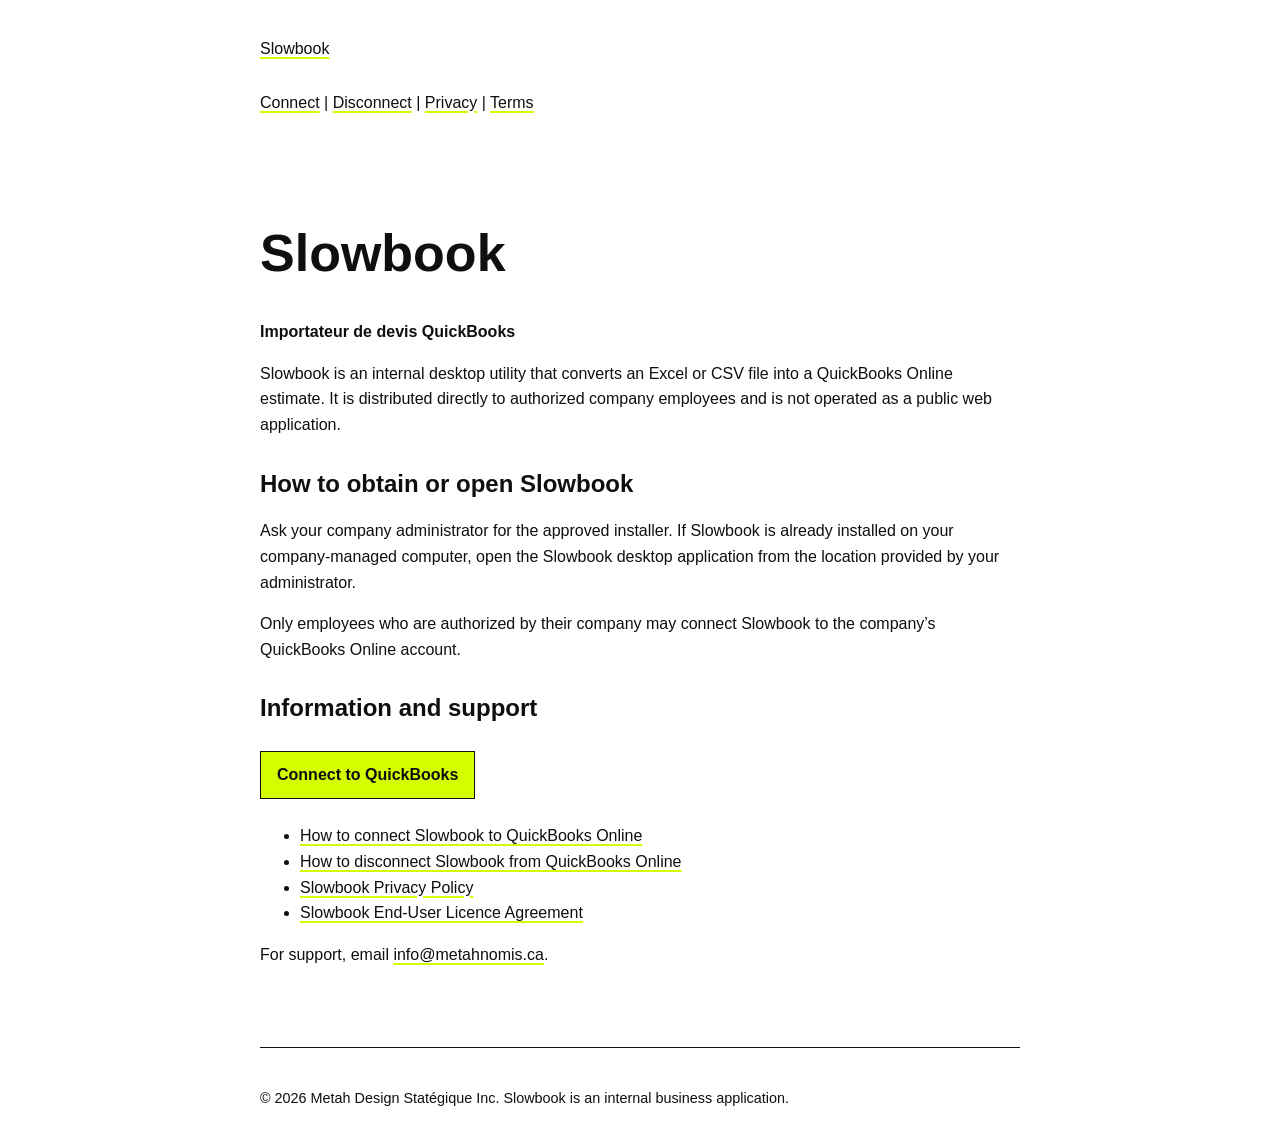
<file: index.html>
<!doctype html>
<html lang="en">
<head>
  <meta charset="utf-8">
  <meta name="viewport" content="width=device-width, initial-scale=1">
  <meta name="description" content="Slowbook is an internal desktop utility that imports Excel or CSV data into QuickBooks Online estimates.">
  <meta name="robots" content="index, follow">
  <title>Slowbook — QuickBooks Estimate Importer</title>
  <link rel="stylesheet" href="styles.css">
</head>
<body>
  <header>
    <p><a href="./" aria-current="page">Slowbook</a></p>
    <nav aria-label="Primary navigation">
      <a href="connect/">Connect</a> |
      <a href="disconnect/">Disconnect</a> |
      <a href="privacy/">Privacy</a> |
      <a href="terms/">Terms</a>
    </nav>
  </header>
  <main>
    <h1>Slowbook</h1>
    <p><strong>Importateur de devis QuickBooks</strong></p>
    <p>Slowbook is an internal desktop utility that converts an Excel or CSV file into a QuickBooks Online estimate. It is distributed directly to authorized company employees and is not operated as a public web application.</p>
    <h2>How to obtain or open Slowbook</h2>
    <p>Ask your company administrator for the approved installer. If Slowbook is already installed on your company-managed computer, open the Slowbook desktop application from the location provided by your administrator.</p>
    <p>Only employees who are authorized by their company may connect Slowbook to the company’s QuickBooks Online account.</p>
    <h2>Information and support</h2>
    <p><a class="button" href="connect/">Connect to QuickBooks</a></p>
    <ul>
      <li><a href="connect/">How to connect Slowbook to QuickBooks Online</a></li>
      <li><a href="disconnect/">How to disconnect Slowbook from QuickBooks Online</a></li>
      <li><a href="privacy/">Slowbook Privacy Policy</a></li>
      <li><a href="terms/">Slowbook End-User Licence Agreement</a></li>
    </ul>
    <p>For support, email <a href="mailto:info@metahnomis.ca">info@metahnomis.ca</a>.</p>
  </main>
  <footer>
    <p>© 2026 Metah Design Statégique Inc. Slowbook is an internal business application.</p>
  </footer>
</body>
</html>
</file>
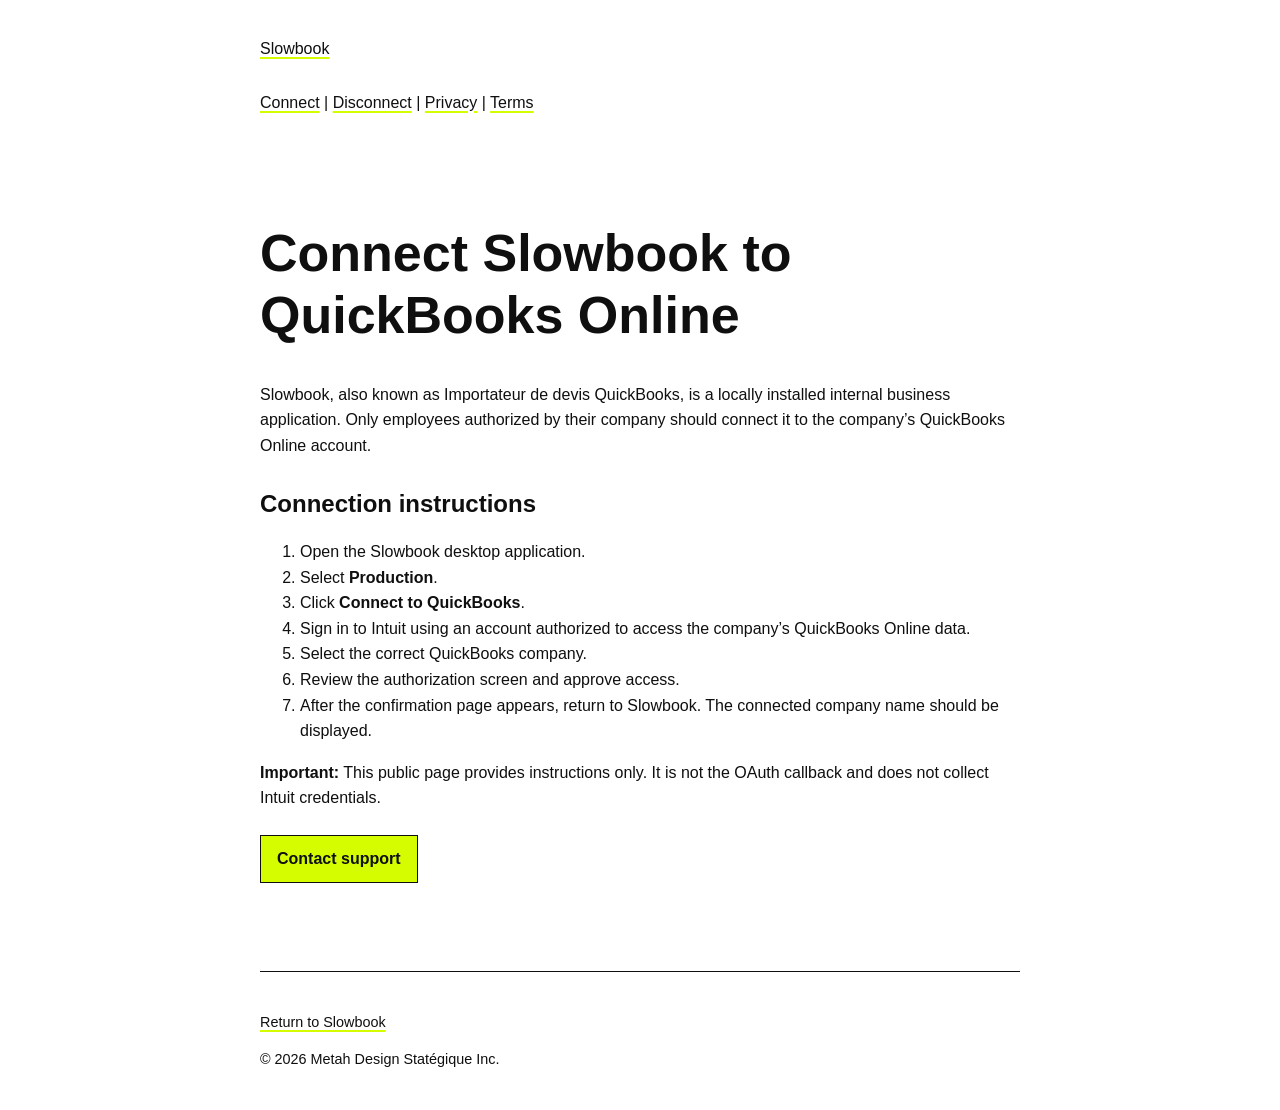
<file: connect/index.html>
<!doctype html>
<html lang="en">
<head>
  <meta charset="utf-8">
  <meta name="viewport" content="width=device-width, initial-scale=1">
  <meta name="description" content="Instructions for connecting Slowbook to QuickBooks Online.">
  <meta name="robots" content="index, follow">
  <title>Connect Slowbook to QuickBooks Online</title>
  <link rel="stylesheet" href="../styles.css">
</head>
<body>
  <header>
    <p><a href="../">Slowbook</a></p>
    <nav aria-label="Primary navigation">
      <a href="./" aria-current="page">Connect</a> |
      <a href="../disconnect/">Disconnect</a> |
      <a href="../privacy/">Privacy</a> |
      <a href="../terms/">Terms</a>
    </nav>
  </header>
  <main>
    <h1>Connect Slowbook to QuickBooks Online</h1>
    <p>Slowbook, also known as Importateur de devis QuickBooks, is a locally installed internal business application. Only employees authorized by their company should connect it to the company’s QuickBooks Online account.</p>
    <h2>Connection instructions</h2>
    <ol>
      <li>Open the Slowbook desktop application.</li>
      <li>Select <strong>Production</strong>.</li>
      <li>Click <strong>Connect to QuickBooks</strong>.</li>
      <li>Sign in to Intuit using an account authorized to access the company’s QuickBooks Online data.</li>
      <li>Select the correct QuickBooks company.</li>
      <li>Review the authorization screen and approve access.</li>
      <li>After the confirmation page appears, return to Slowbook. The connected company name should be displayed.</li>
    </ol>
    <p><strong>Important:</strong> This public page provides instructions only. It is not the OAuth callback and does not collect Intuit credentials.</p>
    <p><a class="button" href="mailto:info@metahnomis.ca">Contact support</a></p>
  </main>
  <footer>
    <p><a href="../">Return to Slowbook</a></p>
    <p>© 2026 Metah Design Statégique Inc.</p>
  </footer>
</body>
</html>
</file>
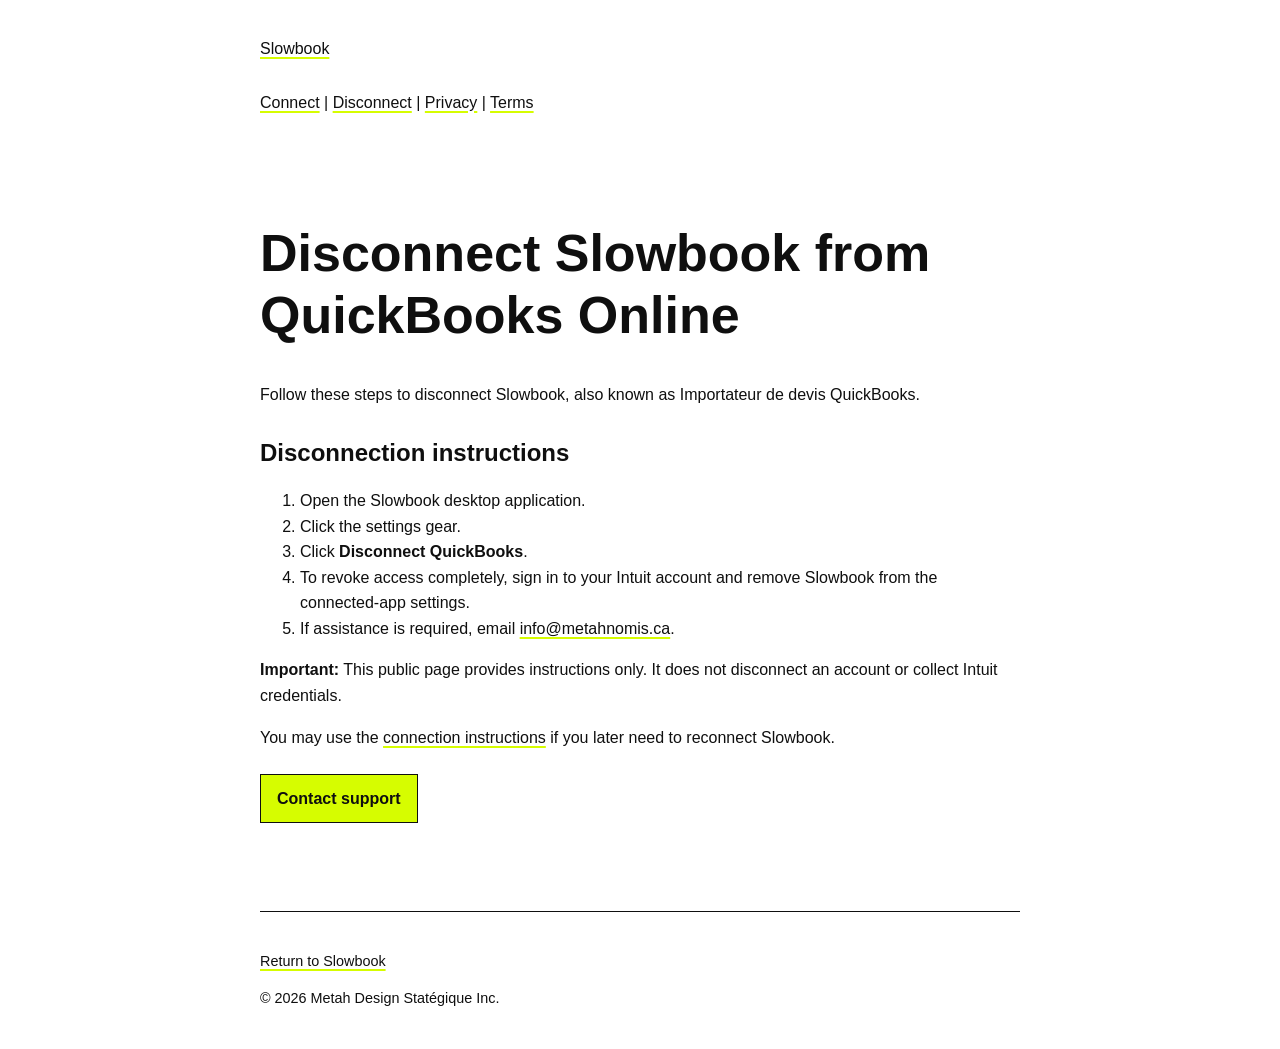
<file: disconnect/index.html>
<!doctype html>
<html lang="en">
<head>
  <meta charset="utf-8">
  <meta name="viewport" content="width=device-width, initial-scale=1">
  <meta name="description" content="Instructions for disconnecting Slowbook from QuickBooks Online.">
  <meta name="robots" content="index, follow">
  <title>Disconnect Slowbook from QuickBooks Online</title>
  <link rel="stylesheet" href="../styles.css">
</head>
<body>
  <header>
    <p><a href="../">Slowbook</a></p>
    <nav aria-label="Primary navigation">
      <a href="../connect/">Connect</a> |
      <a href="./" aria-current="page">Disconnect</a> |
      <a href="../privacy/">Privacy</a> |
      <a href="../terms/">Terms</a>
    </nav>
  </header>
  <main>
    <h1>Disconnect Slowbook from QuickBooks Online</h1>
    <p>Follow these steps to disconnect Slowbook, also known as Importateur de devis QuickBooks.</p>
    <h2>Disconnection instructions</h2>
    <ol>
      <li>Open the Slowbook desktop application.</li>
      <li>Click the settings gear.</li>
      <li>Click <strong>Disconnect QuickBooks</strong>.</li>
      <li>To revoke access completely, sign in to your Intuit account and remove Slowbook from the connected-app settings.</li>
      <li>If assistance is required, email <a href="mailto:info@metahnomis.ca">info@metahnomis.ca</a>.</li>
    </ol>
    <p><strong>Important:</strong> This public page provides instructions only. It does not disconnect an account or collect Intuit credentials.</p>
    <p>You may use the <a href="../connect/">connection instructions</a> if you later need to reconnect Slowbook.</p>
    <p><a class="button" href="mailto:info@metahnomis.ca">Contact support</a></p>
  </main>
  <footer>
    <p><a href="../">Return to Slowbook</a></p>
    <p>© 2026 Metah Design Statégique Inc.</p>
  </footer>
</body>
</html>
</file>
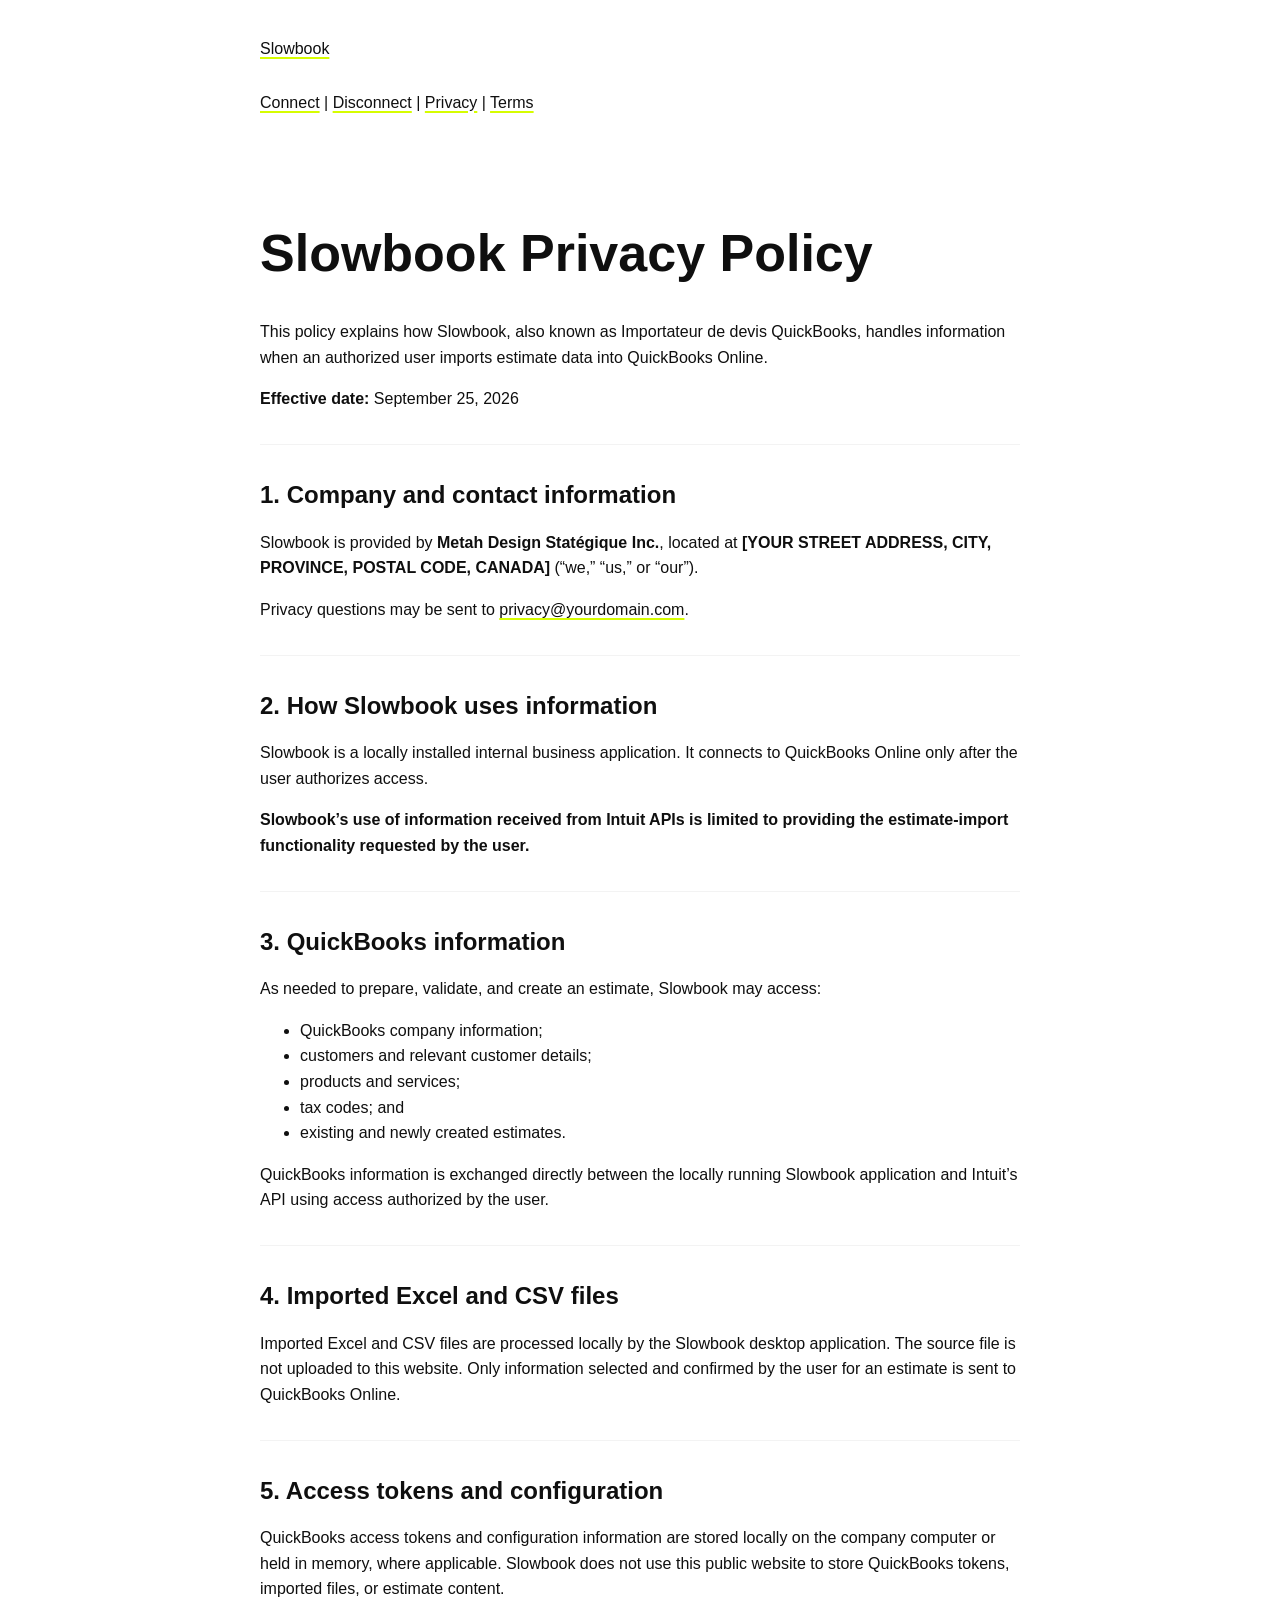
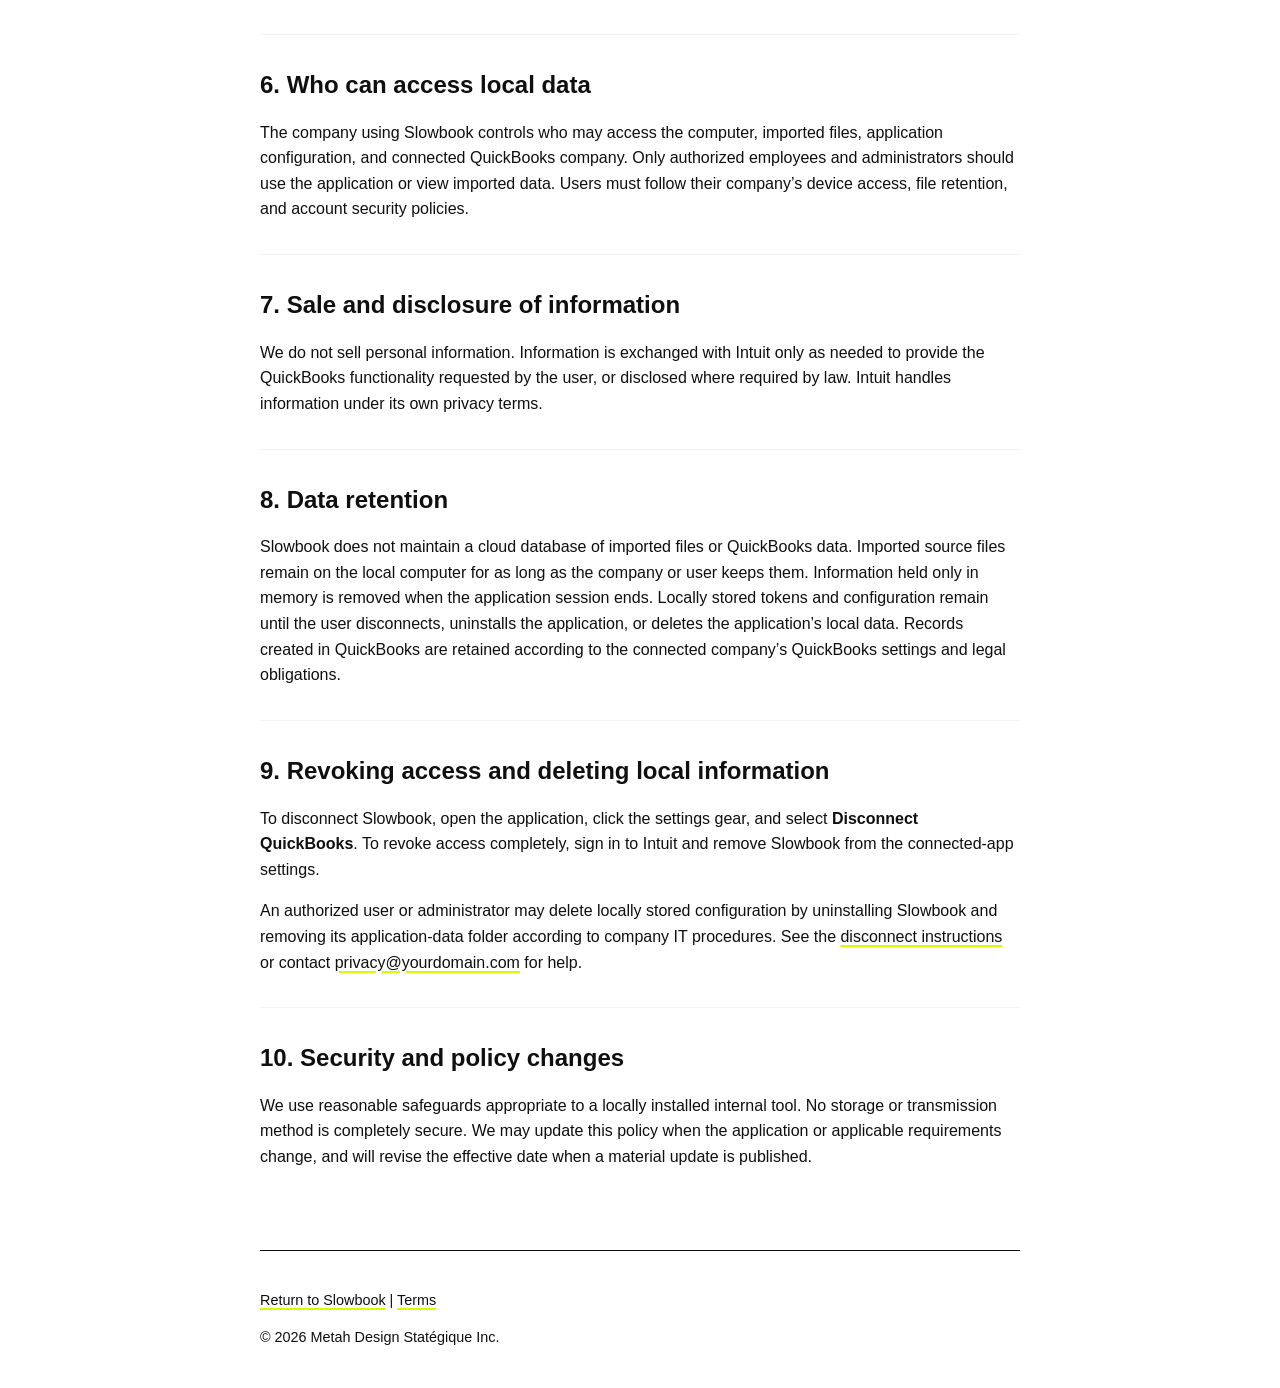
<file: privacy/index.html>
<!doctype html>
<html lang="en">
<head>
  <meta charset="utf-8">
  <meta name="viewport" content="width=device-width, initial-scale=1">
  <meta name="description" content="Privacy policy for Slowbook, the locally installed QuickBooks estimate importer.">
  <meta name="robots" content="index, follow">
  <title>Slowbook Privacy Policy</title>
  <link rel="stylesheet" href="../styles.css">
</head>
<body>
  <header>
    <p><a href="../">Slowbook</a></p>
    <nav aria-label="Primary navigation">
      <a href="../connect/">Connect</a> |
      <a href="../disconnect/">Disconnect</a> |
      <a href="./" aria-current="page">Privacy</a> |
      <a href="../terms/">Terms</a>
    </nav>
  </header>
  <main>
    <h1>Slowbook Privacy Policy</h1>
    <p>This policy explains how Slowbook, also known as Importateur de devis QuickBooks, handles information when an authorized user imports estimate data into QuickBooks Online.</p>
    <p><strong>Effective date:</strong> September 25, 2026</p>

    <section>
      <h2>1. Company and contact information</h2>
      <p>Slowbook is provided by <strong>Metah Design Statégique Inc.</strong>, located at <strong>[YOUR STREET ADDRESS, CITY, PROVINCE, POSTAL CODE, CANADA]</strong> (“we,” “us,” or “our”).</p>
      <p>Privacy questions may be sent to <a href="mailto:privacy@yourdomain.com">privacy@yourdomain.com</a>.</p>
    </section>
    <section>
      <h2>2. How Slowbook uses information</h2>
      <p>Slowbook is a locally installed internal business application. It connects to QuickBooks Online only after the user authorizes access.</p>
      <p><strong>Slowbook’s use of information received from Intuit APIs is limited to providing the estimate-import functionality requested by the user.</strong></p>
    </section>
    <section>
      <h2>3. QuickBooks information</h2>
      <p>As needed to prepare, validate, and create an estimate, Slowbook may access:</p>
      <ul>
        <li>QuickBooks company information;</li>
        <li>customers and relevant customer details;</li>
        <li>products and services;</li>
        <li>tax codes; and</li>
        <li>existing and newly created estimates.</li>
      </ul>
      <p>QuickBooks information is exchanged directly between the locally running Slowbook application and Intuit’s API using access authorized by the user.</p>
    </section>
    <section>
      <h2>4. Imported Excel and CSV files</h2>
      <p>Imported Excel and CSV files are processed locally by the Slowbook desktop application. The source file is not uploaded to this website. Only information selected and confirmed by the user for an estimate is sent to QuickBooks Online.</p>
    </section>
    <section>
      <h2>5. Access tokens and configuration</h2>
      <p>QuickBooks access tokens and configuration information are stored locally on the company computer or held in memory, where applicable. Slowbook does not use this public website to store QuickBooks tokens, imported files, or estimate content.</p>
    </section>
    <section>
      <h2>6. Who can access local data</h2>
      <p>The company using Slowbook controls who may access the computer, imported files, application configuration, and connected QuickBooks company. Only authorized employees and administrators should use the application or view imported data. Users must follow their company’s device access, file retention, and account security policies.</p>
    </section>
    <section>
      <h2>7. Sale and disclosure of information</h2>
      <p>We do not sell personal information. Information is exchanged with Intuit only as needed to provide the QuickBooks functionality requested by the user, or disclosed where required by law. Intuit handles information under its own privacy terms.</p>
    </section>
    <section>
      <h2>8. Data retention</h2>
      <p>Slowbook does not maintain a cloud database of imported files or QuickBooks data. Imported source files remain on the local computer for as long as the company or user keeps them. Information held only in memory is removed when the application session ends. Locally stored tokens and configuration remain until the user disconnects, uninstalls the application, or deletes the application’s local data. Records created in QuickBooks are retained according to the connected company’s QuickBooks settings and legal obligations.</p>
    </section>
    <section>
      <h2>9. Revoking access and deleting local information</h2>
      <p>To disconnect Slowbook, open the application, click the settings gear, and select <strong>Disconnect QuickBooks</strong>. To revoke access completely, sign in to Intuit and remove Slowbook from the connected-app settings.</p>
      <p>An authorized user or administrator may delete locally stored configuration by uninstalling Slowbook and removing its application-data folder according to company IT procedures. See the <a href="../disconnect/">disconnect instructions</a> or contact <a href="mailto:privacy@yourdomain.com">privacy@yourdomain.com</a> for help.</p>
    </section>
    <section>
      <h2>10. Security and policy changes</h2>
      <p>We use reasonable safeguards appropriate to a locally installed internal tool. No storage or transmission method is completely secure. We may update this policy when the application or applicable requirements change, and will revise the effective date when a material update is published.</p>
    </section>
  </main>
  <footer>
    <p><a href="../">Return to Slowbook</a> | <a href="../terms/">Terms</a></p>
    <p>© 2026 Metah Design Statégique Inc.</p>
  </footer>
</body>
</html>
</file>
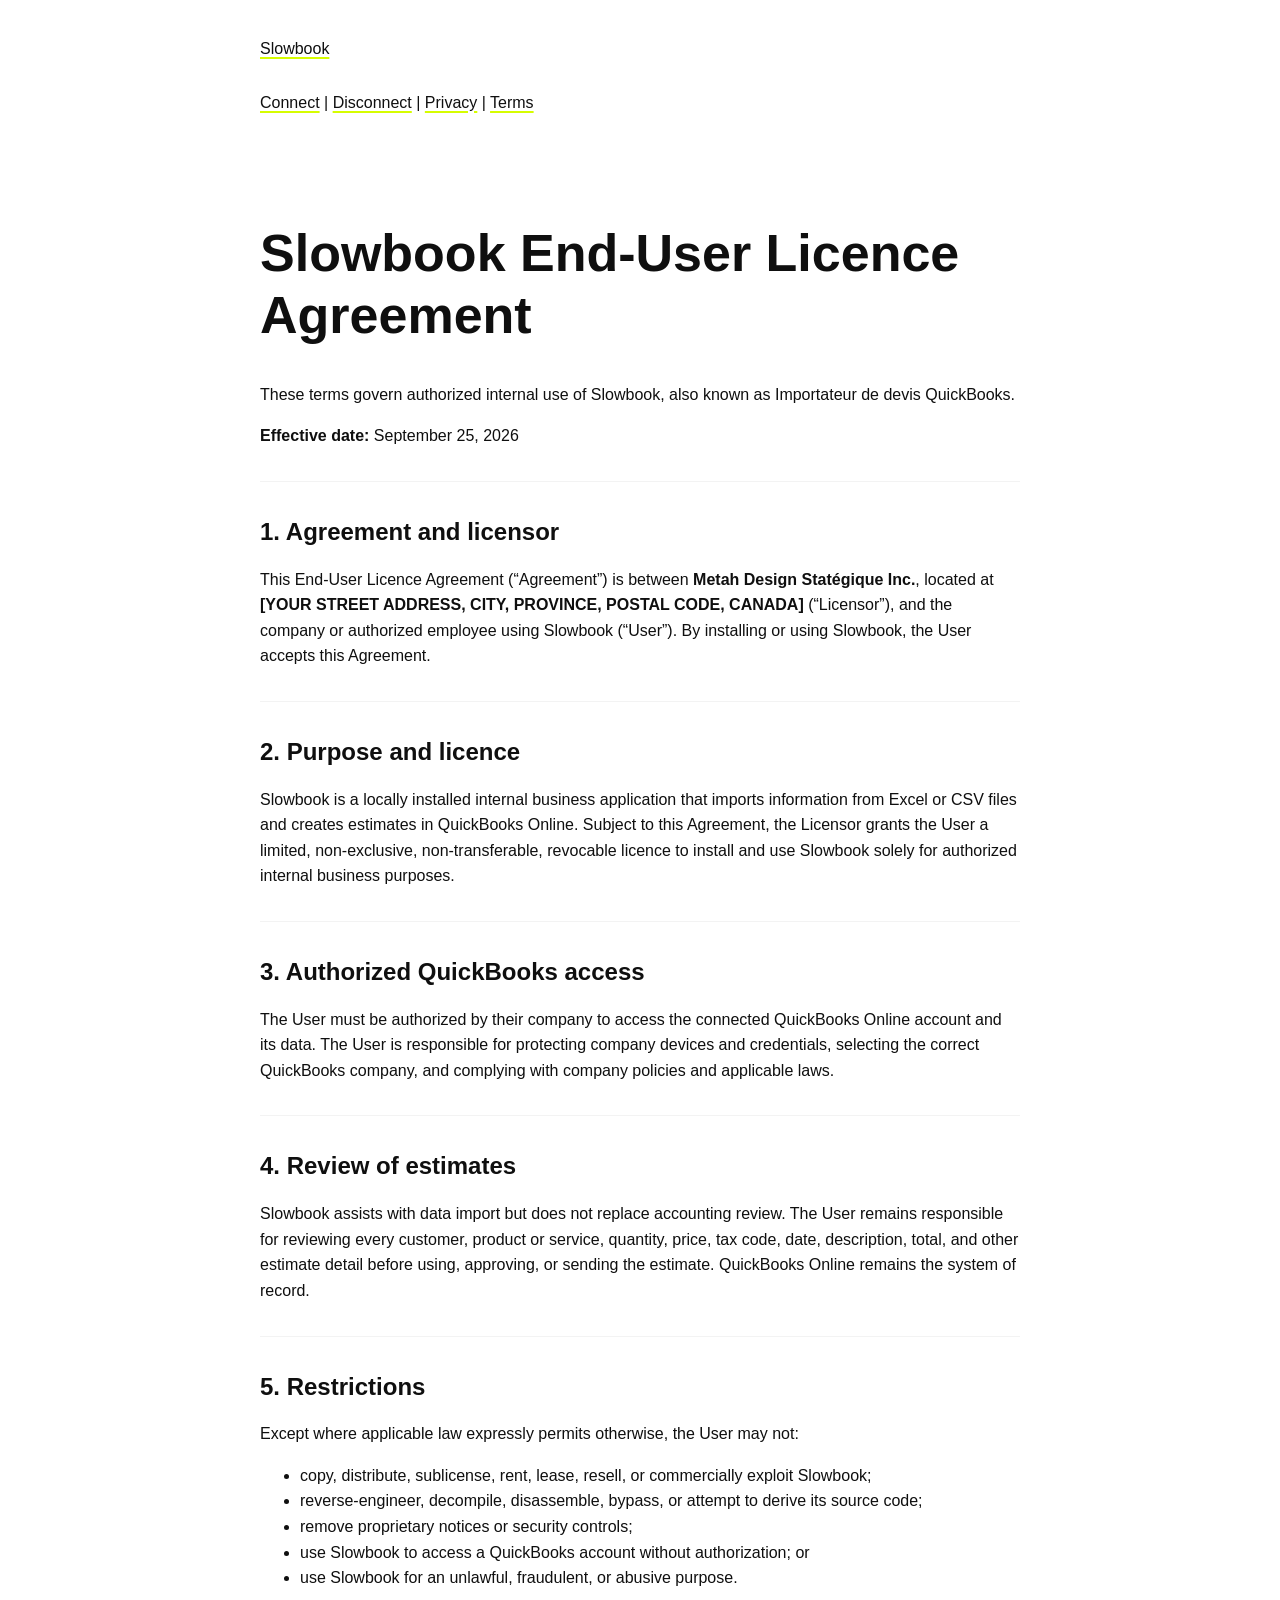
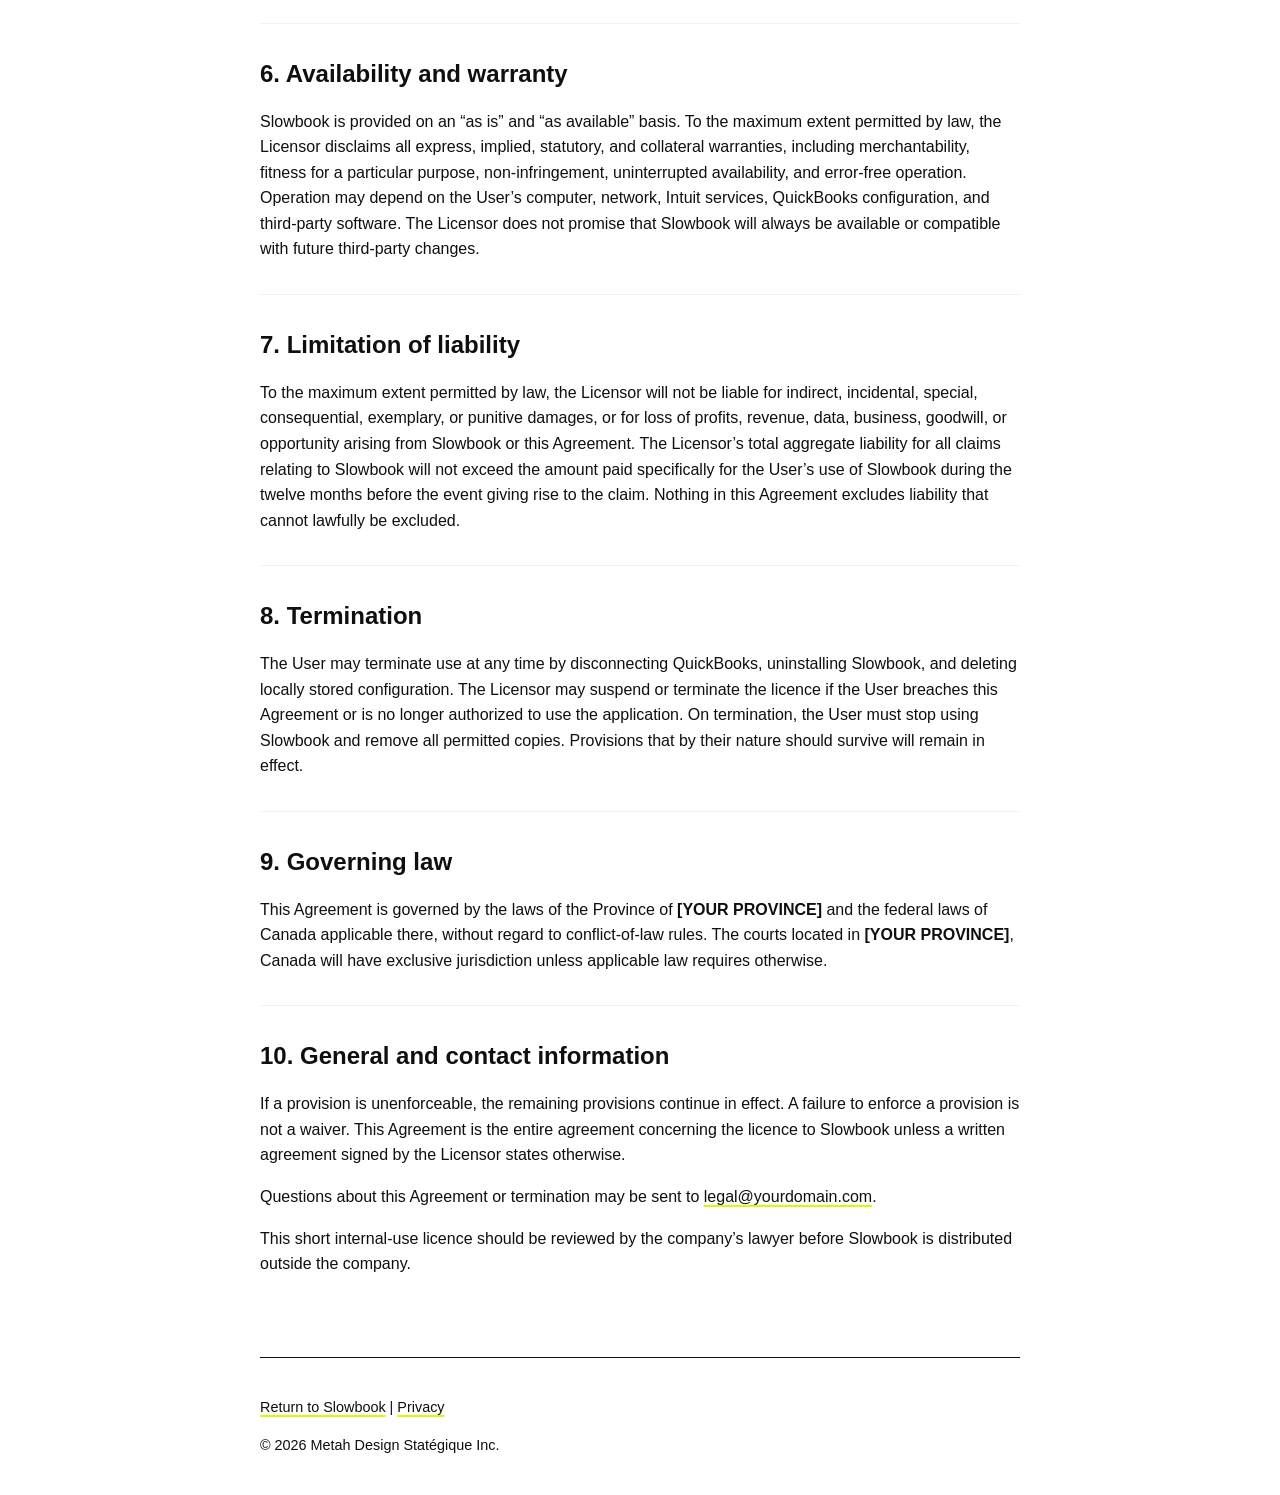
<file: terms/index.html>
<!doctype html>
<html lang="en">
<head>
  <meta charset="utf-8">
  <meta name="viewport" content="width=device-width, initial-scale=1">
  <meta name="description" content="End-user licence agreement for Slowbook, the locally installed QuickBooks estimate importer.">
  <meta name="robots" content="index, follow">
  <title>Slowbook End-User Licence Agreement</title>
  <link rel="stylesheet" href="../styles.css">
</head>
<body>
  <header>
    <p><a href="../">Slowbook</a></p>
    <nav aria-label="Primary navigation">
      <a href="../connect/">Connect</a> |
      <a href="../disconnect/">Disconnect</a> |
      <a href="../privacy/">Privacy</a> |
      <a href="./" aria-current="page">Terms</a>
    </nav>
  </header>
  <main>
    <h1>Slowbook End-User Licence Agreement</h1>
    <p>These terms govern authorized internal use of Slowbook, also known as Importateur de devis QuickBooks.</p>
    <p><strong>Effective date:</strong> September 25, 2026</p>

    <section>
      <h2>1. Agreement and licensor</h2>
      <p>This End-User Licence Agreement (“Agreement”) is between <strong>Metah Design Statégique Inc.</strong>, located at <strong>[YOUR STREET ADDRESS, CITY, PROVINCE, POSTAL CODE, CANADA]</strong> (“Licensor”), and the company or authorized employee using Slowbook (“User”). By installing or using Slowbook, the User accepts this Agreement.</p>
    </section>
    <section>
      <h2>2. Purpose and licence</h2>
      <p>Slowbook is a locally installed internal business application that imports information from Excel or CSV files and creates estimates in QuickBooks Online. Subject to this Agreement, the Licensor grants the User a limited, non-exclusive, non-transferable, revocable licence to install and use Slowbook solely for authorized internal business purposes.</p>
    </section>
    <section>
      <h2>3. Authorized QuickBooks access</h2>
      <p>The User must be authorized by their company to access the connected QuickBooks Online account and its data. The User is responsible for protecting company devices and credentials, selecting the correct QuickBooks company, and complying with company policies and applicable laws.</p>
    </section>
    <section>
      <h2>4. Review of estimates</h2>
      <p>Slowbook assists with data import but does not replace accounting review. The User remains responsible for reviewing every customer, product or service, quantity, price, tax code, date, description, total, and other estimate detail before using, approving, or sending the estimate. QuickBooks Online remains the system of record.</p>
    </section>
    <section>
      <h2>5. Restrictions</h2>
      <p>Except where applicable law expressly permits otherwise, the User may not:</p>
      <ul>
        <li>copy, distribute, sublicense, rent, lease, resell, or commercially exploit Slowbook;</li>
        <li>reverse-engineer, decompile, disassemble, bypass, or attempt to derive its source code;</li>
        <li>remove proprietary notices or security controls;</li>
        <li>use Slowbook to access a QuickBooks account without authorization; or</li>
        <li>use Slowbook for an unlawful, fraudulent, or abusive purpose.</li>
      </ul>
    </section>
    <section>
      <h2>6. Availability and warranty</h2>
      <p>Slowbook is provided on an “as is” and “as available” basis. To the maximum extent permitted by law, the Licensor disclaims all express, implied, statutory, and collateral warranties, including merchantability, fitness for a particular purpose, non-infringement, uninterrupted availability, and error-free operation. Operation may depend on the User’s computer, network, Intuit services, QuickBooks configuration, and third-party software. The Licensor does not promise that Slowbook will always be available or compatible with future third-party changes.</p>
    </section>
    <section>
      <h2>7. Limitation of liability</h2>
      <p>To the maximum extent permitted by law, the Licensor will not be liable for indirect, incidental, special, consequential, exemplary, or punitive damages, or for loss of profits, revenue, data, business, goodwill, or opportunity arising from Slowbook or this Agreement. The Licensor’s total aggregate liability for all claims relating to Slowbook will not exceed the amount paid specifically for the User’s use of Slowbook during the twelve months before the event giving rise to the claim. Nothing in this Agreement excludes liability that cannot lawfully be excluded.</p>
    </section>
    <section>
      <h2>8. Termination</h2>
      <p>The User may terminate use at any time by disconnecting QuickBooks, uninstalling Slowbook, and deleting locally stored configuration. The Licensor may suspend or terminate the licence if the User breaches this Agreement or is no longer authorized to use the application. On termination, the User must stop using Slowbook and remove all permitted copies. Provisions that by their nature should survive will remain in effect.</p>
    </section>
    <section>
      <h2>9. Governing law</h2>
      <p>This Agreement is governed by the laws of the Province of <strong>[YOUR PROVINCE]</strong> and the federal laws of Canada applicable there, without regard to conflict-of-law rules. The courts located in <strong>[YOUR PROVINCE]</strong>, Canada will have exclusive jurisdiction unless applicable law requires otherwise.</p>
    </section>
    <section>
      <h2>10. General and contact information</h2>
      <p>If a provision is unenforceable, the remaining provisions continue in effect. A failure to enforce a provision is not a waiver. This Agreement is the entire agreement concerning the licence to Slowbook unless a written agreement signed by the Licensor states otherwise.</p>
      <p>Questions about this Agreement or termination may be sent to <a href="mailto:legal@yourdomain.com">legal@yourdomain.com</a>.</p>
      <p>This short internal-use licence should be reviewed by the company’s lawyer before Slowbook is distributed outside the company.</p>
    </section>
  </main>
  <footer>
    <p><a href="../">Return to Slowbook</a> | <a href="../privacy/">Privacy</a></p>
    <p>© 2026 Metah Design Statégique Inc.</p>
  </footer>
</body>
</html>
</file>
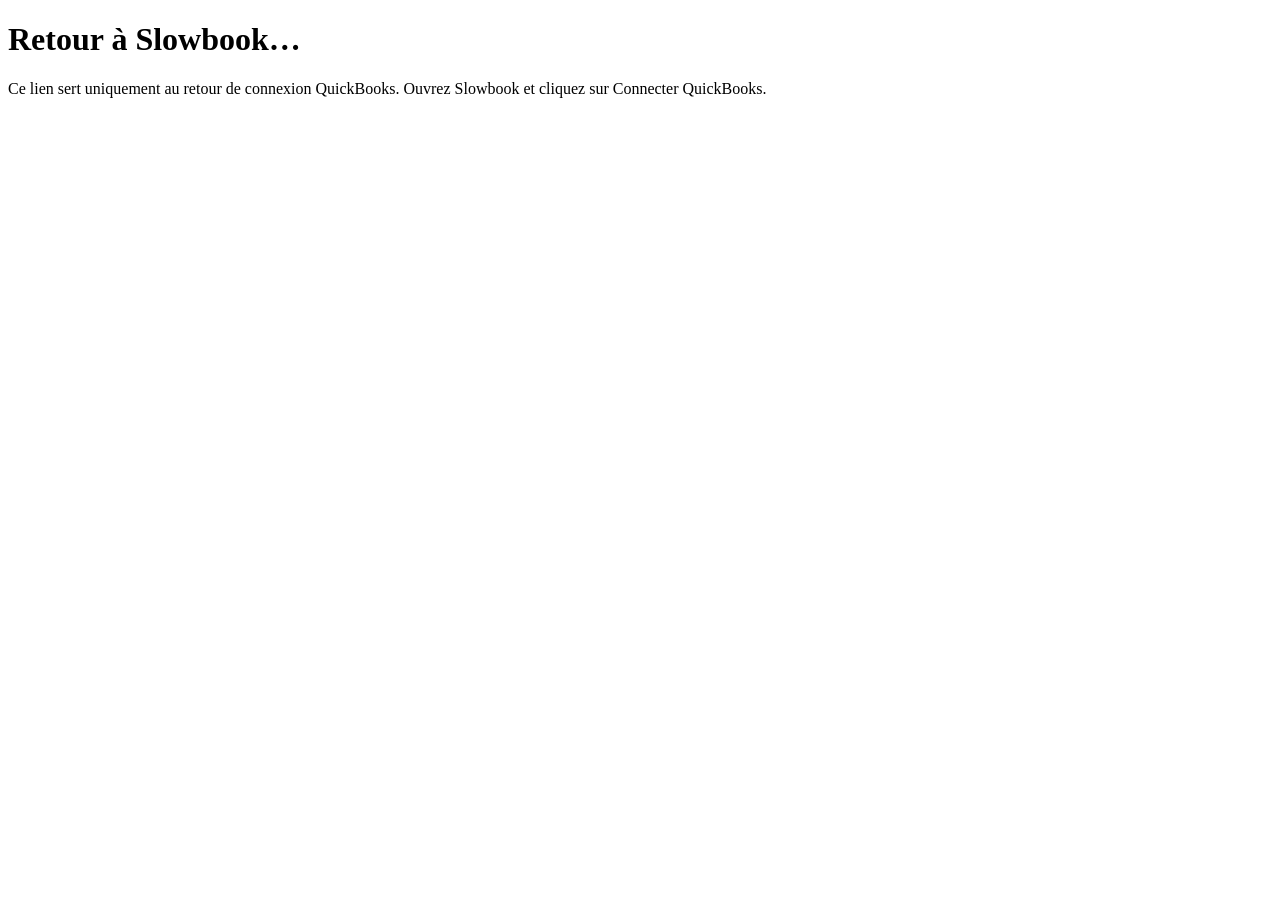
<file: oauth/callback/index.html>
<!doctype html>
<html lang="fr">
<head>
  <meta charset="utf-8">
  <meta name="viewport" content="width=device-width, initial-scale=1">
  <meta name="referrer" content="no-referrer">
  <title>Retour à Slowbook</title>
</head>
<body>
  <main>
    <h1>Retour à Slowbook…</h1>
    <p id="message">Votre navigateur revient à l’application sur cet ordinateur.</p>
    <p><a id="continue" hidden>Continuer vers Slowbook</a></p>
  </main>
  <script>
    const incoming = new URLSearchParams(window.location.search);
    const state = incoming.get('state');
    const code = incoming.get('code');
    const error = incoming.get('error');
    const destination = new URL('http://localhost:3000/auth/callback');

    if (state && (code || error)) {
      for (const key of ['state', 'code', 'realmId', 'error']) {
        const value = incoming.get(key);
        if (value) destination.searchParams.set(key, value);
      }
      const link = document.getElementById('continue');
      link.href = destination.href;
      link.hidden = false;
      window.location.replace(destination.href);
    } else {
      document.getElementById('message').textContent =
        'Ce lien sert uniquement au retour de connexion QuickBooks. Ouvrez Slowbook et cliquez sur Connecter QuickBooks.';
    }
  </script>
</body>
</html>
</file>
<file: styles.css>
:root {
  --ink: #0f0f0f;
  --soft: #f3f3f3;
  --paper: #ffffff;
  --accent: #d6fd00;
}

* { box-sizing: border-box; }

body {
  margin: 0;
  background: var(--paper);
  color: var(--ink);
  font-family: Arial, sans-serif;
  font-size: 16px;
  line-height: 1.6;
}

header,
main,
footer {
  width: min(760px, calc(100% - 2rem));
  margin: 0 auto;
}

header { padding: 1.25rem 0; }
main { padding: 2.5rem 0 4rem; }
footer {
  padding: 1.5rem 0;
  border-top: 1px solid var(--ink);
  font-size: 0.9rem;
}

nav { padding: 0.75rem 0; }

h1,
h2 { line-height: 1.2; }

h1 { font-size: clamp(2rem, 7vw, 3.25rem); }
h2 { margin-top: 2rem; }

section {
  margin-top: 2rem;
  padding-top: 0.25rem;
  border-top: 1px solid var(--soft);
}

a {
  color: var(--ink);
  text-decoration-color: var(--accent);
  text-decoration-thickness: 2px;
  text-underline-offset: 0.2em;
  transition: background-color 150ms ease;
}

a:hover,
a:focus-visible { background: var(--accent); }

.button {
  display: inline-block;
  margin: 0.5rem 0;
  padding: 0.65rem 1rem;
  border: 1px solid var(--ink);
  background: var(--accent);
  color: var(--ink);
  font-weight: bold;
  text-decoration: none;
  transition: background-color 150ms ease, color 150ms ease;
}

.button:hover,
.button:focus-visible {
  background: var(--ink);
  color: var(--paper);
}

@media (max-width: 520px) {
  nav { line-height: 2; }
  main { padding-top: 1.5rem; }
}

@media (prefers-reduced-motion: reduce) {
  a,
  .button { transition: none; }
}
</file>
